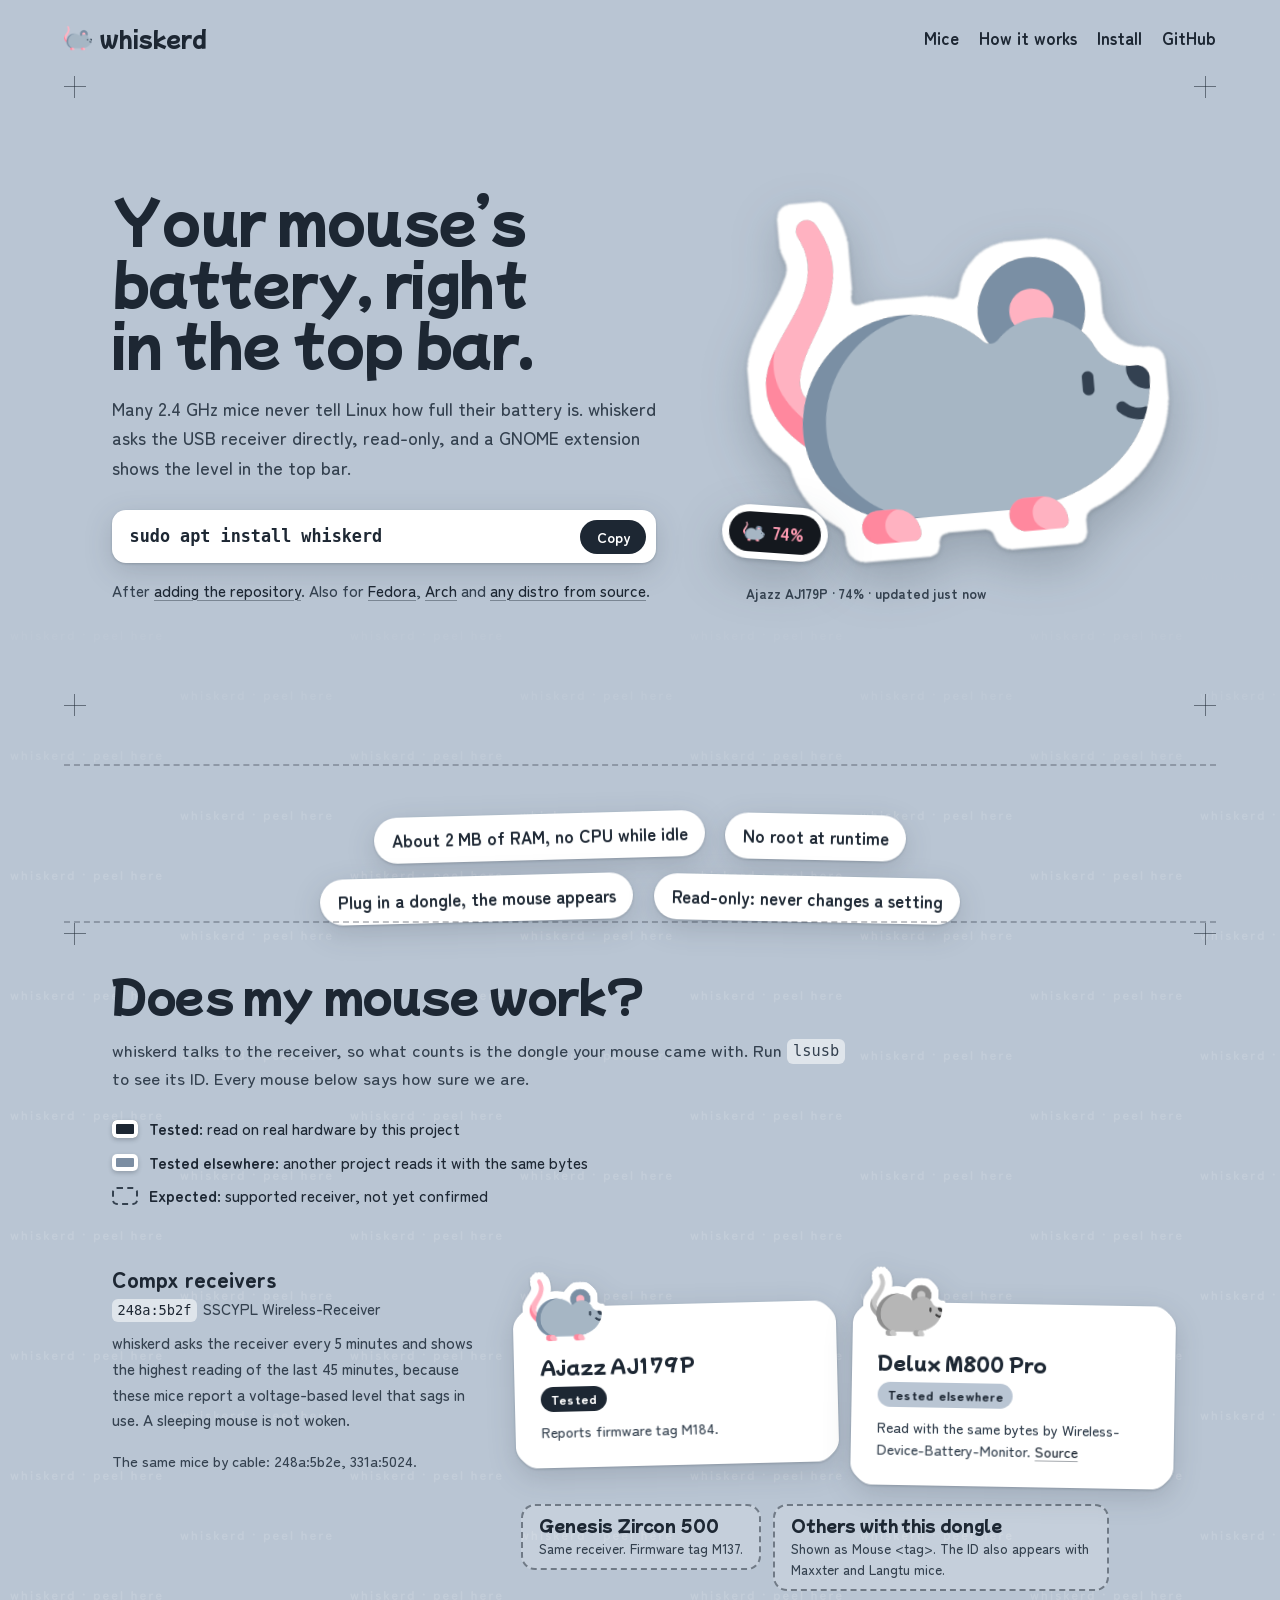
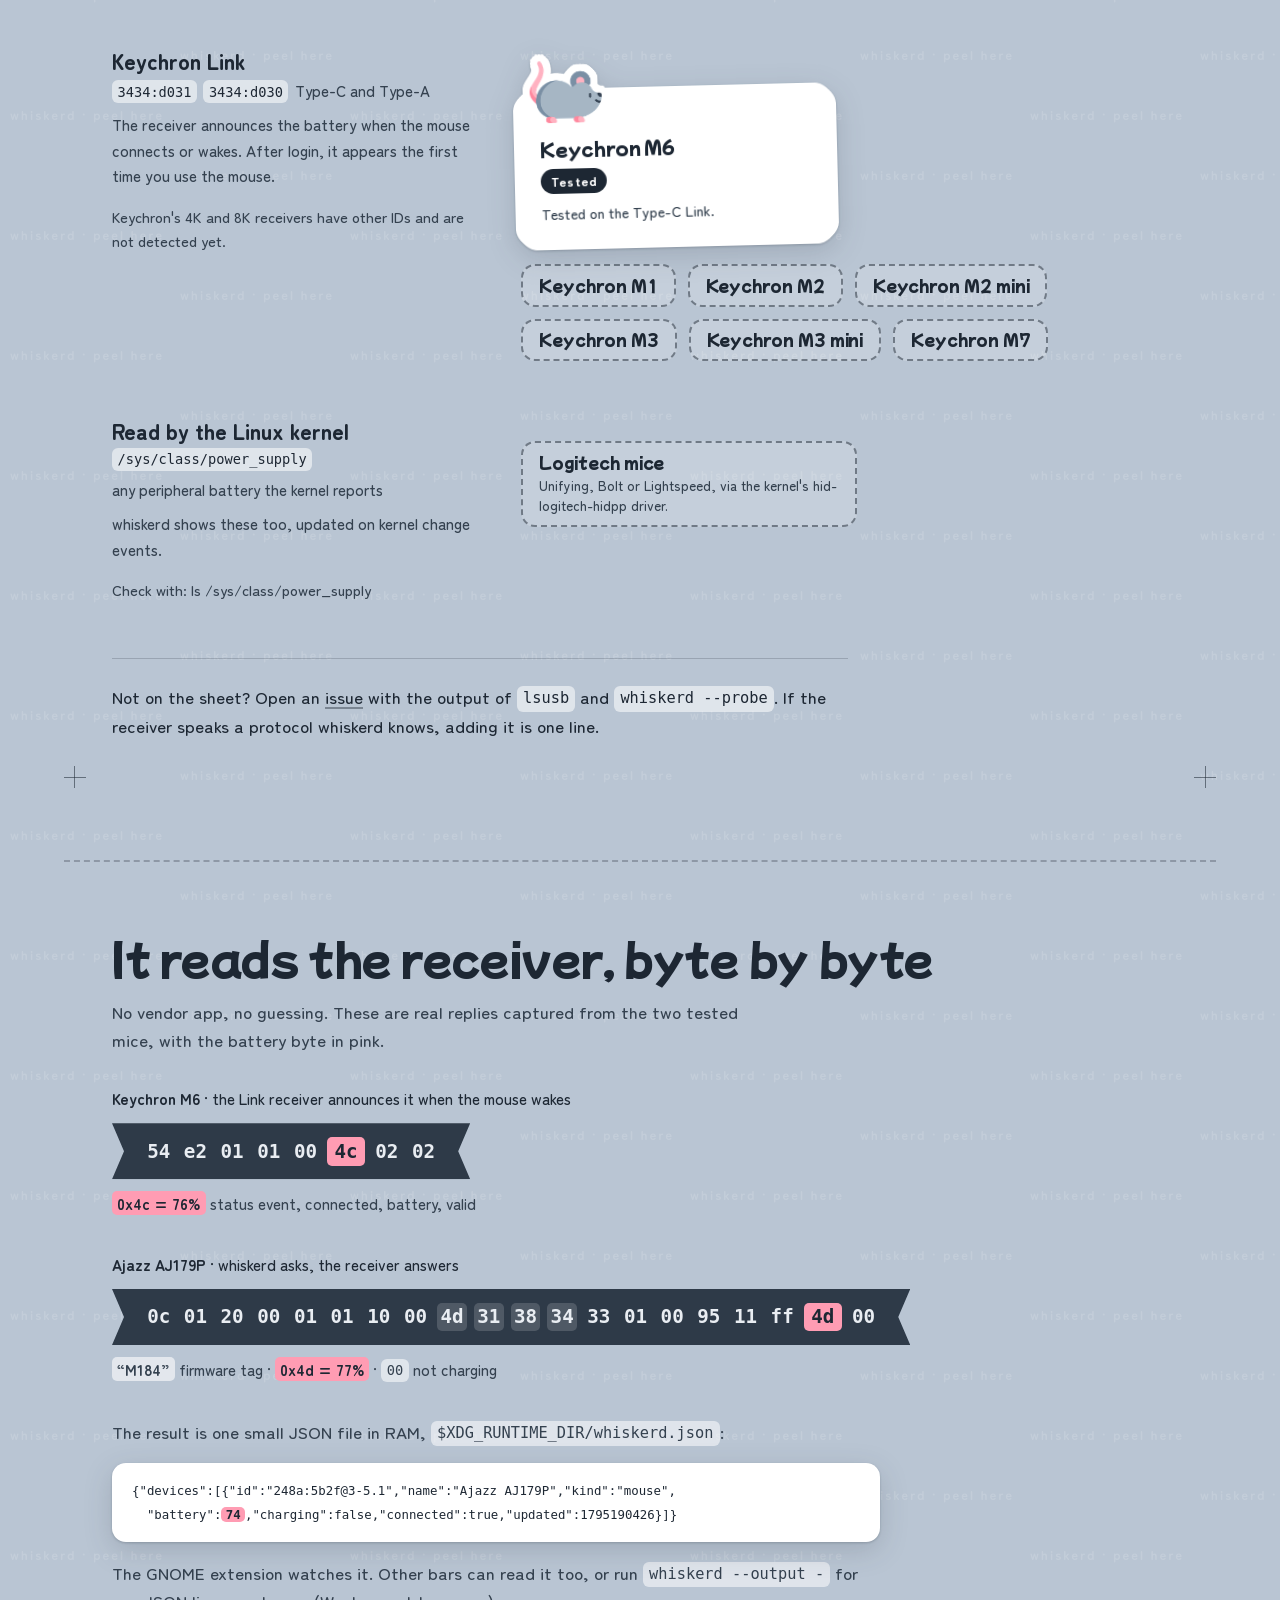
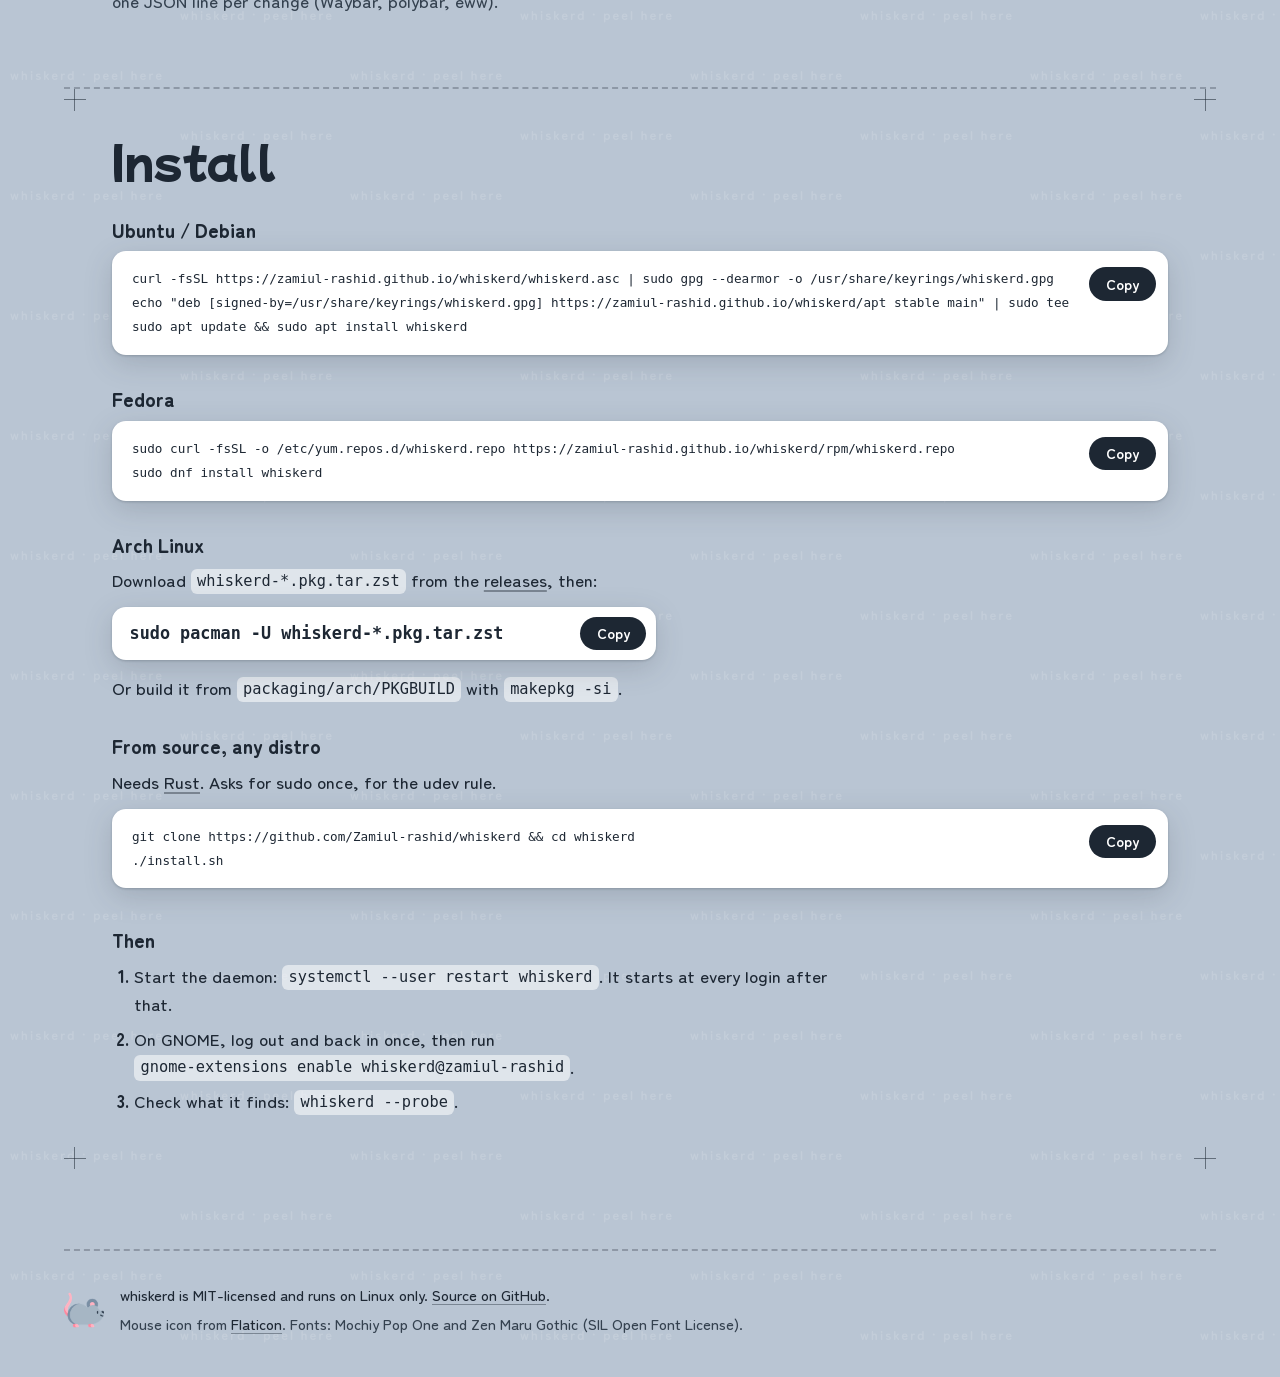
<file: index.html>
<!doctype html>
<html lang="en">
<head>
<meta charset="utf-8">
<meta name="viewport" content="width=device-width, initial-scale=1">
<title>whiskerd: your wireless mouse's battery in the Linux top bar</title>
<meta name="description" content="Wireless mouse battery levels in your Linux top bar, read straight from the USB receiver.">
<meta name="theme-color" content="#b9c5d3">
<link rel="icon" type="image/png" href="https://zamiul-rashid.github.io/whiskerd/favicon.png">
<link rel="preload" href="https://zamiul-rashid.github.io/whiskerd/fonts/mochiy-pop-one-400.woff2" as="font" type="font/woff2" crossorigin>
<link rel="stylesheet" href="https://zamiul-rashid.github.io/whiskerd/style.css?h=15bb3c3ffa8b542f92e1">
<meta property="og:title" content="whiskerd">
<meta property="og:description" content="Wireless mouse battery levels in your Linux top bar, read straight from the USB receiver.">
<meta property="og:image" content="https://zamiul-rashid.github.io/whiskerd/img/mouse-sticker.png">
</head>
<body>
<a class="skip" href="#mice">Skip to compatible mice</a>

<header class="masthead">
  <a class="wordmark" href="https://zamiul-rashid.github.io/whiskerd"><img src="https://zamiul-rashid.github.io/whiskerd/img/mouse-128.png" alt="" width="28" height="28">whiskerd</a>
  <nav aria-label="Sections">
    <a href="#mice">Mice</a>
    <a href="#how">How it works</a>
    <a href="#install">Install</a>
    <a href="https://github.com/Zamiul-rashid/whiskerd">GitHub</a>
  </nav>
</header>

<main>
<section class="hero sheet" aria-labelledby="hero-title">
  <div class="hero-copy">
    <h1 id="hero-title">Your mouse’s battery, right in the top bar.</h1>
    <p class="lede">Many 2.4&nbsp;GHz mice never tell Linux how full their battery is. whiskerd asks
      the USB receiver directly, read-only, and a GNOME extension shows the level in the top bar.</p>
    <div class="strip" data-copy>
      <code>sudo apt install whiskerd</code>
      <button type="button" class="copy">Copy</button>
    </div>
    <p class="strip-note">After <a href="#apt">adding the repository</a>. Also for
      <a href="#fedora">Fedora</a>, <a href="#arch">Arch</a> and <a href="#source">any distro from source</a>.</p>
  </div>

  <div class="hero-art" aria-hidden="true">
    <img class="mascot" src="https://zamiul-rashid.github.io/whiskerd/img/mouse-sticker.png" alt="" width="564" height="492">
    <div class="topbar-sticker">
      <img src="https://zamiul-rashid.github.io/whiskerd/img/mouse-128.png" alt="" width="22" height="22"><b>74%</b>
    </div>
    <p class="tb-caption">Ajazz AJ179P · 74% · updated just now</p>
  </div>
  <p class="sr-only">Illustration: whiskerd in the GNOME top bar, a small mouse icon and 74%.</p>
</section>

<ul class="facts" aria-label="At a glance">
  <li>About 2&nbsp;MB of RAM, no CPU while idle</li>
  <li>No root at runtime</li>
  <li>Plug in a dongle, the mouse appears</li>
  <li>Read-only: never changes a setting</li>
</ul>

<section id="mice" class="mice sheet" aria-labelledby="mice-title">
  <div class="section-head">
    <h2 id="mice-title">Does my mouse work?</h2>
    <p>whiskerd talks to the receiver, so what counts is the dongle your mouse came with. Run
      <code>lsusb</code> to see its ID. Every mouse below says how sure we are.</p>
    <ul class="legend">
      <li><span class="chip chip-tested"></span><span><b>Tested</b>: read on real hardware by this project</span></li>
      <li><span class="chip chip-elsewhere"></span><span><b>Tested elsewhere</b>: another project reads it with the same bytes</span></li>
      <li><span class="chip chip-expected"></span><span><b>Expected</b>: supported receiver, not yet confirmed</span></li>
    </ul>
  </div>
  <div class="group">
    <div class="group-aside">
    <div class="group-head">
      <h3>Compx receivers</h3>
      <p class="ids"><code>248a:5b2f</code><span>SSCYPL Wireless-Receiver</span></p>
      <p class="group-how">whiskerd asks the receiver every 5 minutes and shows the highest reading of the last 45 minutes, because these mice report a voltage-based level that sags in use. A sleeping mouse is not woken.</p>
    </div>
    <p class="group-foot">The same mice by cable: 248a:5b2e, 331a:5024.</p>
    </div>
    <div class="group-body">
    <ul class="stickers">
      <li class="sticker-wrap ev-tested">
        <div class="sticker">
          <img src="https://zamiul-rashid.github.io/whiskerd/img/mouse-128.png" alt="" width="72" height="72">
          <div class="label">
            <h4>Ajazz AJ179P</h4>
            <p class="ev">Tested</p><p class="note">Reports firmware tag M184.</p>
          </div>
        </div>
      </li>
      <li class="sticker-wrap ev-elsewhere">
        <div class="sticker">
          <img src="https://zamiul-rashid.github.io/whiskerd/img/mouse-128.png" alt="" width="72" height="72">
          <div class="label">
            <h4>Delux M800 Pro</h4>
            <p class="ev">Tested elsewhere</p><p class="note">Read with the same bytes by Wireless-Device-Battery-Monitor. <a href="https://github.com/krisgfx9/Wireless-Device-Battery-Monitor/pull/156">Source</a></p>
          </div>
        </div>
      </li>
    </ul>
    <ul class="dielines" aria-label="Expected to work">
      <li><h4>Genesis Zircon 500</h4><p class="note">Same receiver. Firmware tag M137.</p></li>
      <li><h4>Others with this dongle</h4><p class="note">Shown as Mouse &lt;tag&gt;. The ID also appears with Maxxter and Langtu mice.</p></li>
    </ul>
    </div>
  </div>
  <div class="group">
    <div class="group-aside">
    <div class="group-head">
      <h3>Keychron Link</h3>
      <p class="ids"><code>3434:d031</code><code>3434:d030</code><span>Type-C and Type-A</span></p>
      <p class="group-how">The receiver announces the battery when the mouse connects or wakes. After login, it appears the first time you use the mouse.</p>
    </div>
    <p class="group-foot">Keychron&#39;s 4K and 8K receivers have other IDs and are not detected yet.</p>
    </div>
    <div class="group-body">
    <ul class="stickers">
      <li class="sticker-wrap ev-tested">
        <div class="sticker">
          <img src="https://zamiul-rashid.github.io/whiskerd/img/mouse-128.png" alt="" width="72" height="72">
          <div class="label">
            <h4>Keychron M6</h4>
            <p class="ev">Tested</p><p class="note">Tested on the Type-C Link.</p>
          </div>
        </div>
      </li>
    </ul>
    <ul class="dielines" aria-label="Expected to work">
      <li><h4>Keychron M1</h4></li>
      <li><h4>Keychron M2</h4></li>
      <li><h4>Keychron M2 mini</h4></li>
      <li><h4>Keychron M3</h4></li>
      <li><h4>Keychron M3 mini</h4></li>
      <li><h4>Keychron M7</h4></li>
    </ul>
    </div>
  </div>
  <div class="group">
    <div class="group-aside">
    <div class="group-head">
      <h3>Read by the Linux kernel</h3>
      <p class="ids"><code>/sys/class/power_supply</code><span>any peripheral battery the kernel reports</span></p>
      <p class="group-how">whiskerd shows these too, updated on kernel change events.</p>
    </div>
    <p class="group-foot">Check with: ls /sys/class/power_supply</p>
    </div>
    <div class="group-body">
    <ul class="stickers">
    </ul>
    <ul class="dielines" aria-label="Expected to work">
      <li><h4>Logitech mice</h4><p class="note">Unifying, Bolt or Lightspeed, via the kernel&#39;s hid-logitech-hidpp driver.</p></li>
    </ul>
    </div>
  </div>

  <p class="missing">Not on the sheet? Open an <a href="https://github.com/Zamiul-rashid/whiskerd/issues/new">issue</a> with the output of
    <code>lsusb</code> and <code>whiskerd --probe</code>. If the receiver speaks a protocol whiskerd knows,
    adding it is one line.</p>
</section>

<section id="how" class="how" aria-labelledby="how-title">
  <h2 id="how-title">It reads the receiver, byte by byte</h2>
  <p class="how-intro">No vendor app, no guessing. These are real replies captured from the two tested mice,
    with the battery byte in pink.</p>

  <figure class="tape">
    <figcaption><b>Keychron M6</b> · the Link receiver announces it when the mouse wakes</figcaption>
    <div class="bytes" role="img" aria-label="Bytes 54 e2 01 01 00 4c 02 02. Byte 4c is the battery: 76 percent.">
      <span>54</span><span>e2</span><span>01</span><span>01</span><span>00</span><span class="hot">4c</span><span>02</span><span>02</span>
    </div>
    <p class="decode"><span class="hot-text">0x4c = 76%</span> status event, connected, battery, valid</p>
  </figure>

  <figure class="tape">
    <figcaption><b>Ajazz AJ179P</b> · whiskerd asks, the receiver answers</figcaption>
    <div class="bytes" role="img" aria-label="Reply bytes with firmware tag M184, battery byte 4d which is 77 percent, and charge state 00 meaning not charging.">
      <span>0c</span><span>01</span><span>20</span><span>00</span><span>01</span><span>01</span><span>10</span><span>00</span><span class="tag">4d</span><span class="tag">31</span><span class="tag">38</span><span class="tag">34</span><span>33</span><span>01</span><span>00</span><span>95</span><span>11</span><span>ff</span><span class="hot">4d</span><span>00</span>
    </div>
    <p class="decode"><span class="tag-text">“M184”</span> firmware tag · <span class="hot-text">0x4d = 77%</span> · <code>00</code> not charging</p>
  </figure>

  <div class="json">
    <p>The result is one small JSON file in RAM, <code>$XDG_RUNTIME_DIR/whiskerd.json</code>:</p>
    <pre><code>{"devices":[{"id":"248a:5b2f@3-5.1","name":"Ajazz AJ179P","kind":"mouse",
  "battery":<span class="hot-text">74</span>,"charging":false,"connected":true,"updated":1795190426}]}</code></pre>
    <p>The GNOME extension watches it. Other bars can read it too, or run <code>whiskerd --output -</code>
      for one JSON line per change (Waybar, polybar, eww).</p>
  </div>
</section>

<section id="install" class="install sheet" aria-labelledby="install-title">
  <h2 id="install-title">Install</h2>

  <div class="distro" id="apt">
    <h3>Ubuntu / Debian</h3>
    <div class="strip strip-block" data-copy>
      <pre><code>curl -fsSL https://zamiul-rashid.github.io/whiskerd/whiskerd.asc | sudo gpg --dearmor -o /usr/share/keyrings/whiskerd.gpg
echo "deb [signed-by=/usr/share/keyrings/whiskerd.gpg] https://zamiul-rashid.github.io/whiskerd/apt stable main" | sudo tee /etc/apt/sources.list.d/whiskerd.list
sudo apt update &amp;&amp; sudo apt install whiskerd</code></pre>
      <button type="button" class="copy">Copy</button>
    </div>
  </div>

  <div class="distro" id="fedora">
    <h3>Fedora</h3>
    <div class="strip strip-block" data-copy>
      <pre><code>sudo curl -fsSL -o /etc/yum.repos.d/whiskerd.repo https://zamiul-rashid.github.io/whiskerd/rpm/whiskerd.repo
sudo dnf install whiskerd</code></pre>
      <button type="button" class="copy">Copy</button>
    </div>
  </div>

  <div class="distro" id="arch">
    <h3>Arch Linux</h3>
    <p>Download <code>whiskerd-*.pkg.tar.zst</code> from the <a href="https://github.com/Zamiul-rashid/whiskerd/releases">releases</a>, then:</p>
    <div class="strip" data-copy>
      <code>sudo pacman -U whiskerd-*.pkg.tar.zst</code>
      <button type="button" class="copy">Copy</button>
    </div>
    <p>Or build it from <a href="https://github.com/Zamiul-rashid/whiskerd/blob/main/packaging/arch/PKGBUILD"><code>packaging/arch/PKGBUILD</code></a> with <code>makepkg -si</code>.</p>
  </div>

  <div class="distro" id="source">
    <h3>From source, any distro</h3>
    <p>Needs <a href="https://rustup.rs">Rust</a>. Asks for sudo once, for the udev rule.</p>
    <div class="strip strip-block" data-copy>
      <pre><code>git clone https://github.com/Zamiul-rashid/whiskerd &amp;&amp; cd whiskerd
./install.sh</code></pre>
      <button type="button" class="copy">Copy</button>
    </div>
  </div>

  <div class="after">
    <h3>Then</h3>
    <ol>
      <li>Start the daemon: <code>systemctl --user restart whiskerd</code>. It starts at every login after that.</li>
      <li>On GNOME, log out and back in once, then run <code>gnome-extensions enable whiskerd@zamiul-rashid</code>.</li>
      <li>Check what it finds: <code>whiskerd --probe</code>.</li>
    </ol>
  </div>
</section>
</main>

<footer class="foot">
  <img src="https://zamiul-rashid.github.io/whiskerd/img/mouse-128.png" alt="" width="40" height="40">
  <p>whiskerd is MIT-licensed and runs on Linux only. <a href="https://github.com/Zamiul-rashid/whiskerd">Source on GitHub</a>.</p>
  <p class="credit">Mouse icon from <a href="https://www.flaticon.com/free-icon/mouse_1682033">Flaticon</a>.
    Fonts: Mochiy Pop One and Zen Maru Gothic (SIL Open Font License).</p>
</footer>

<script src="https://zamiul-rashid.github.io/whiskerd/copy.js?h=ffa8ccd386a51fea3446" defer></script>
</body>
</html>
</file>
